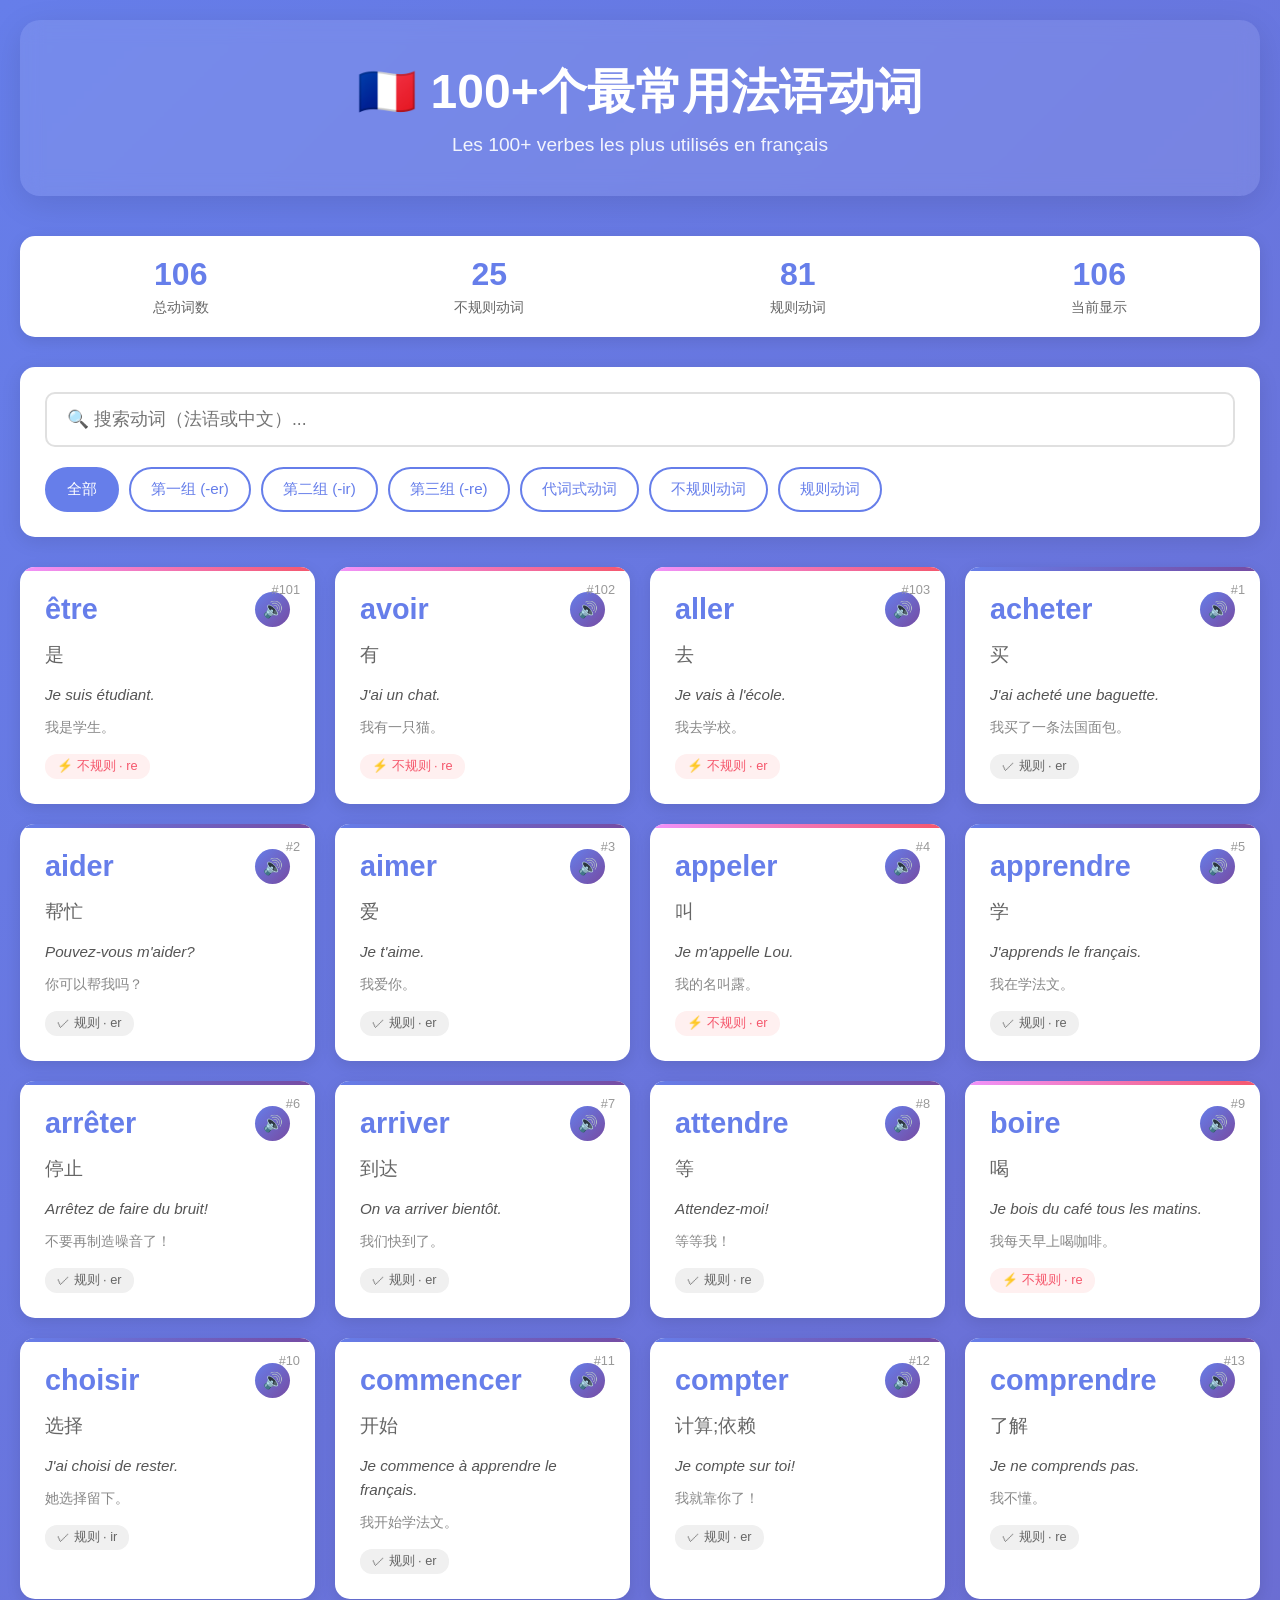
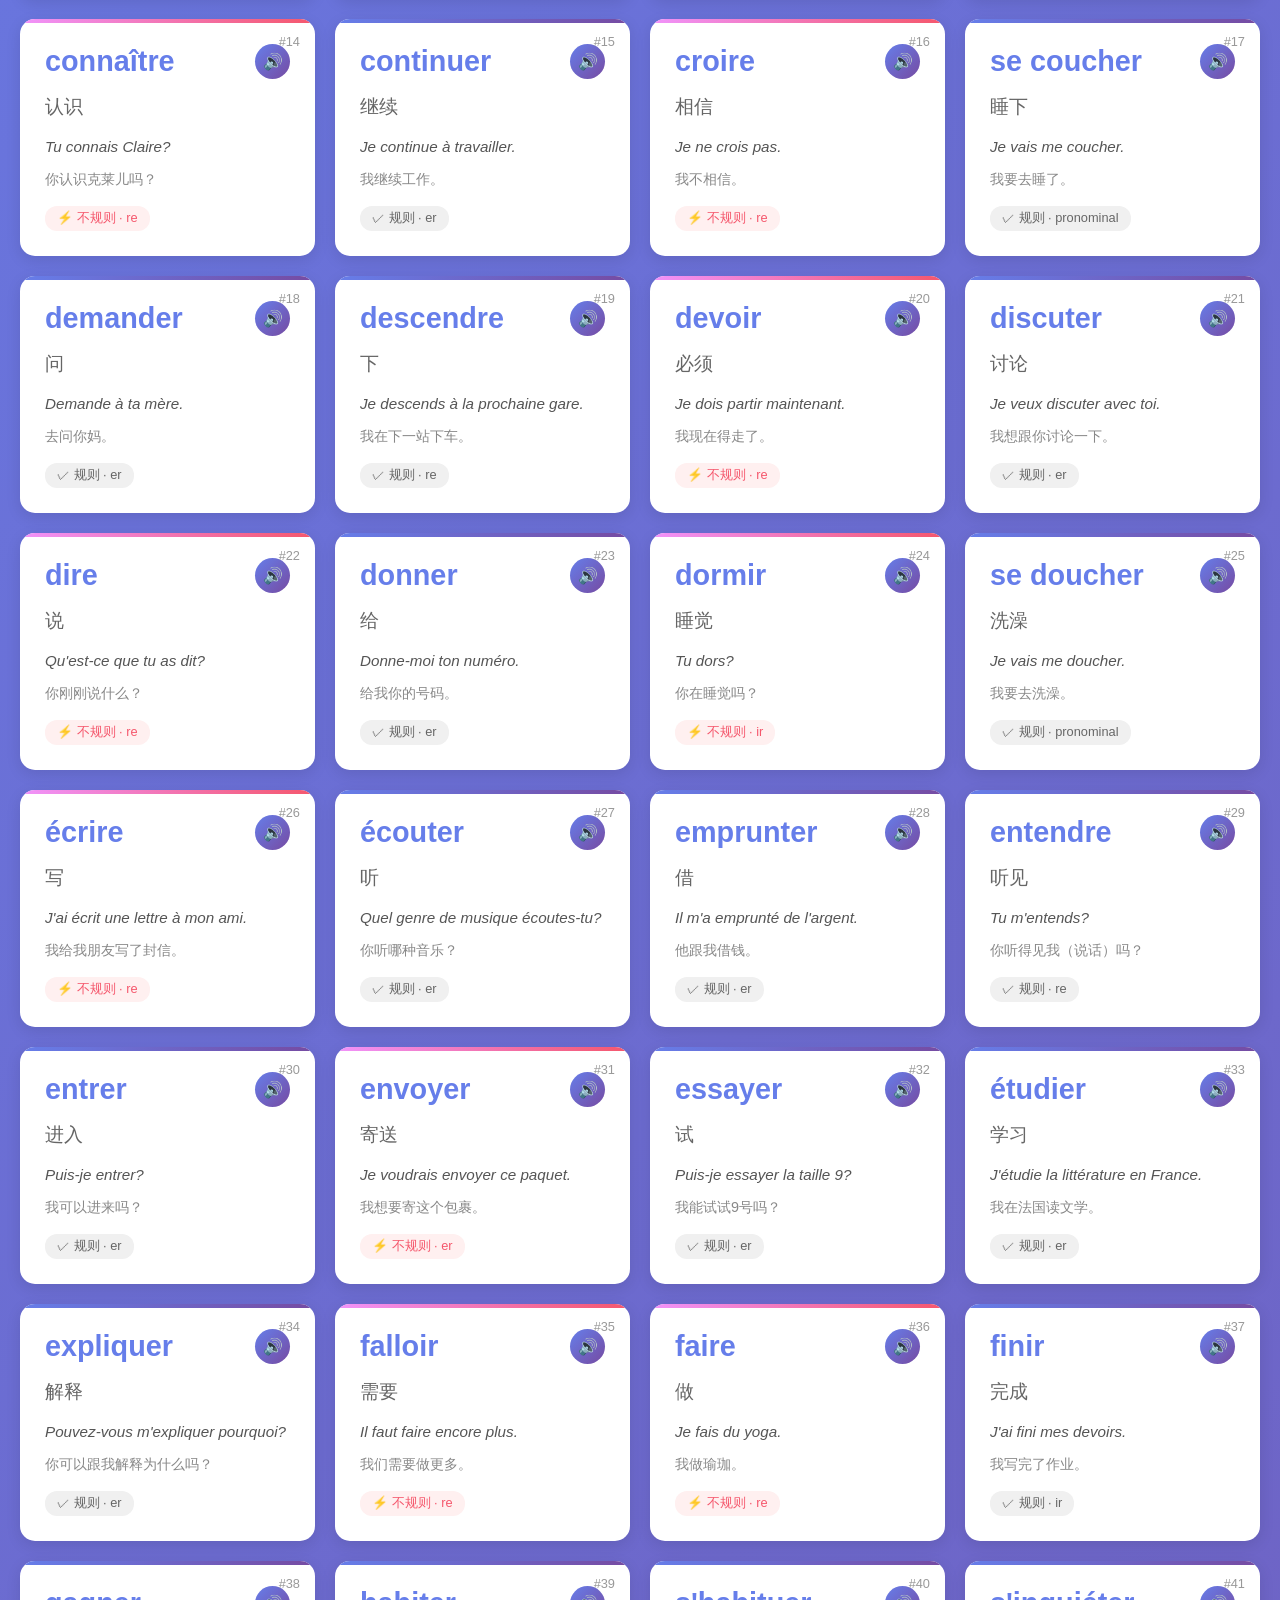
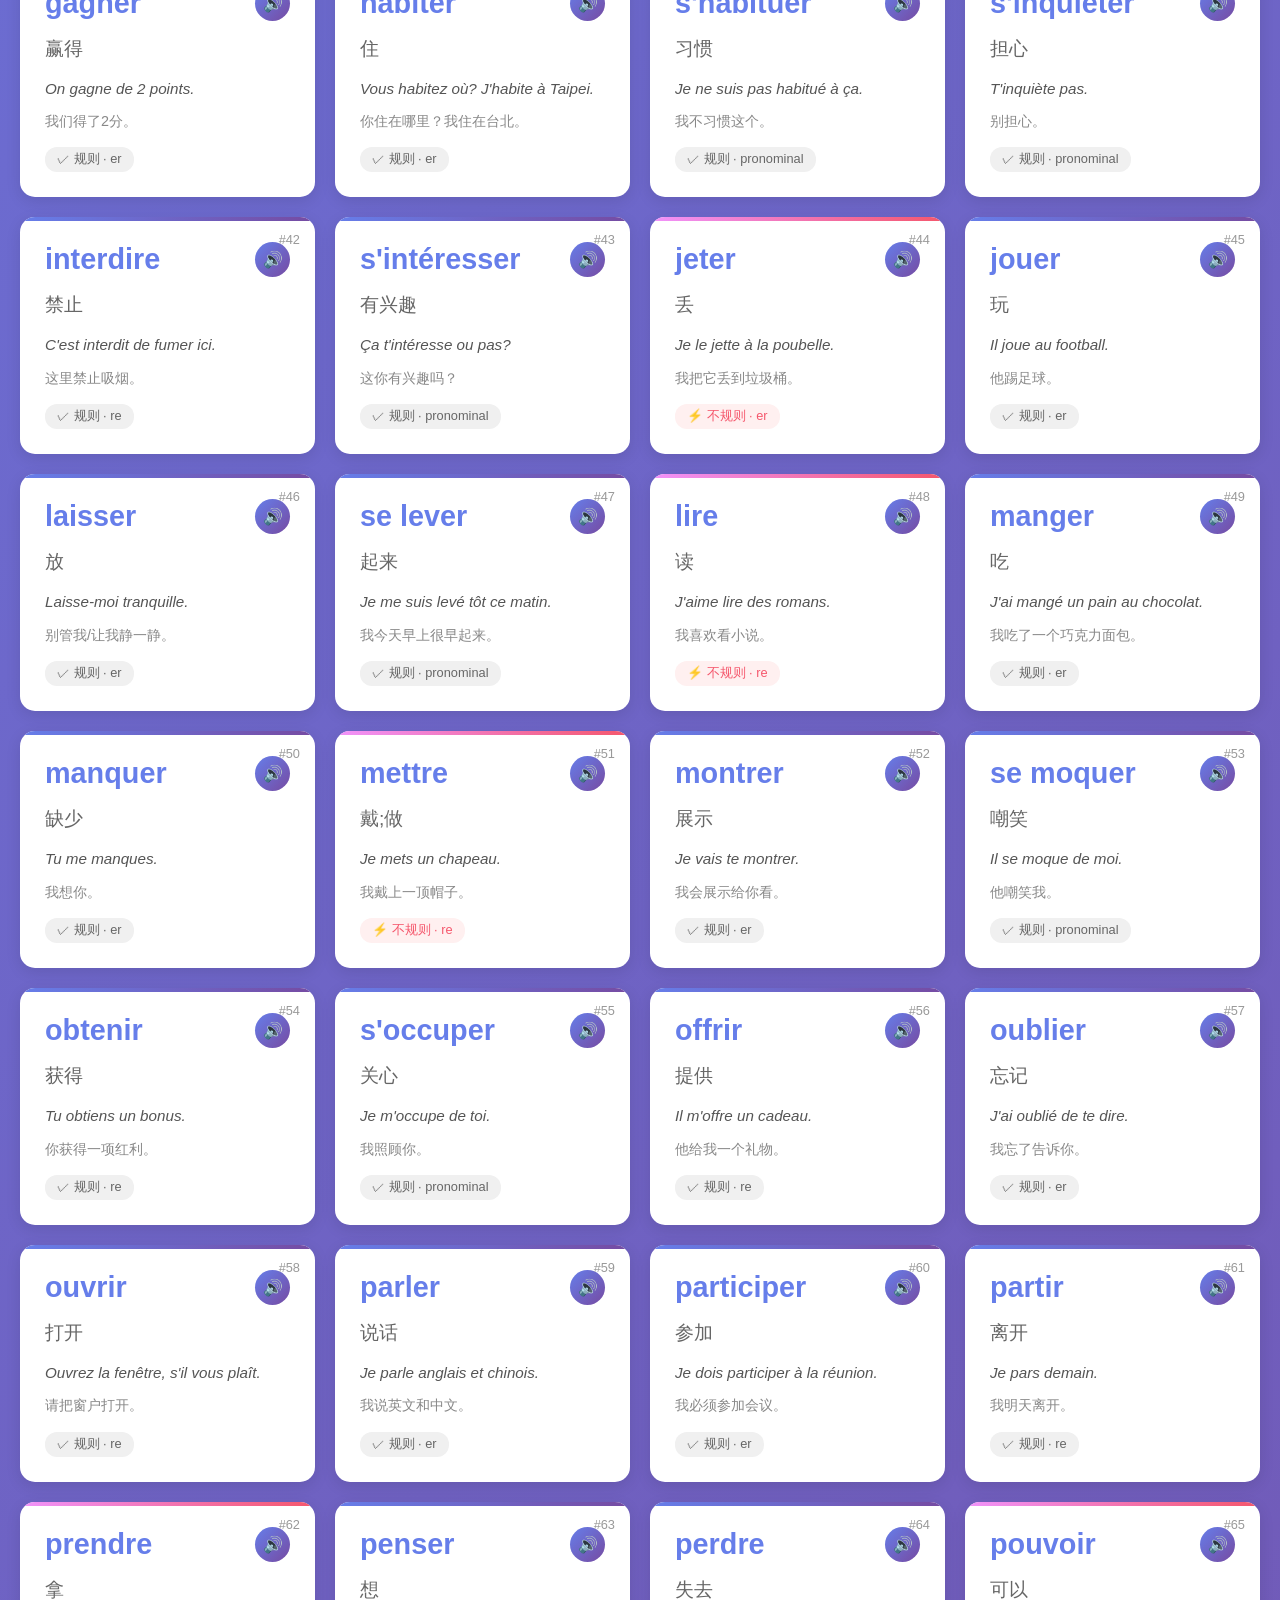
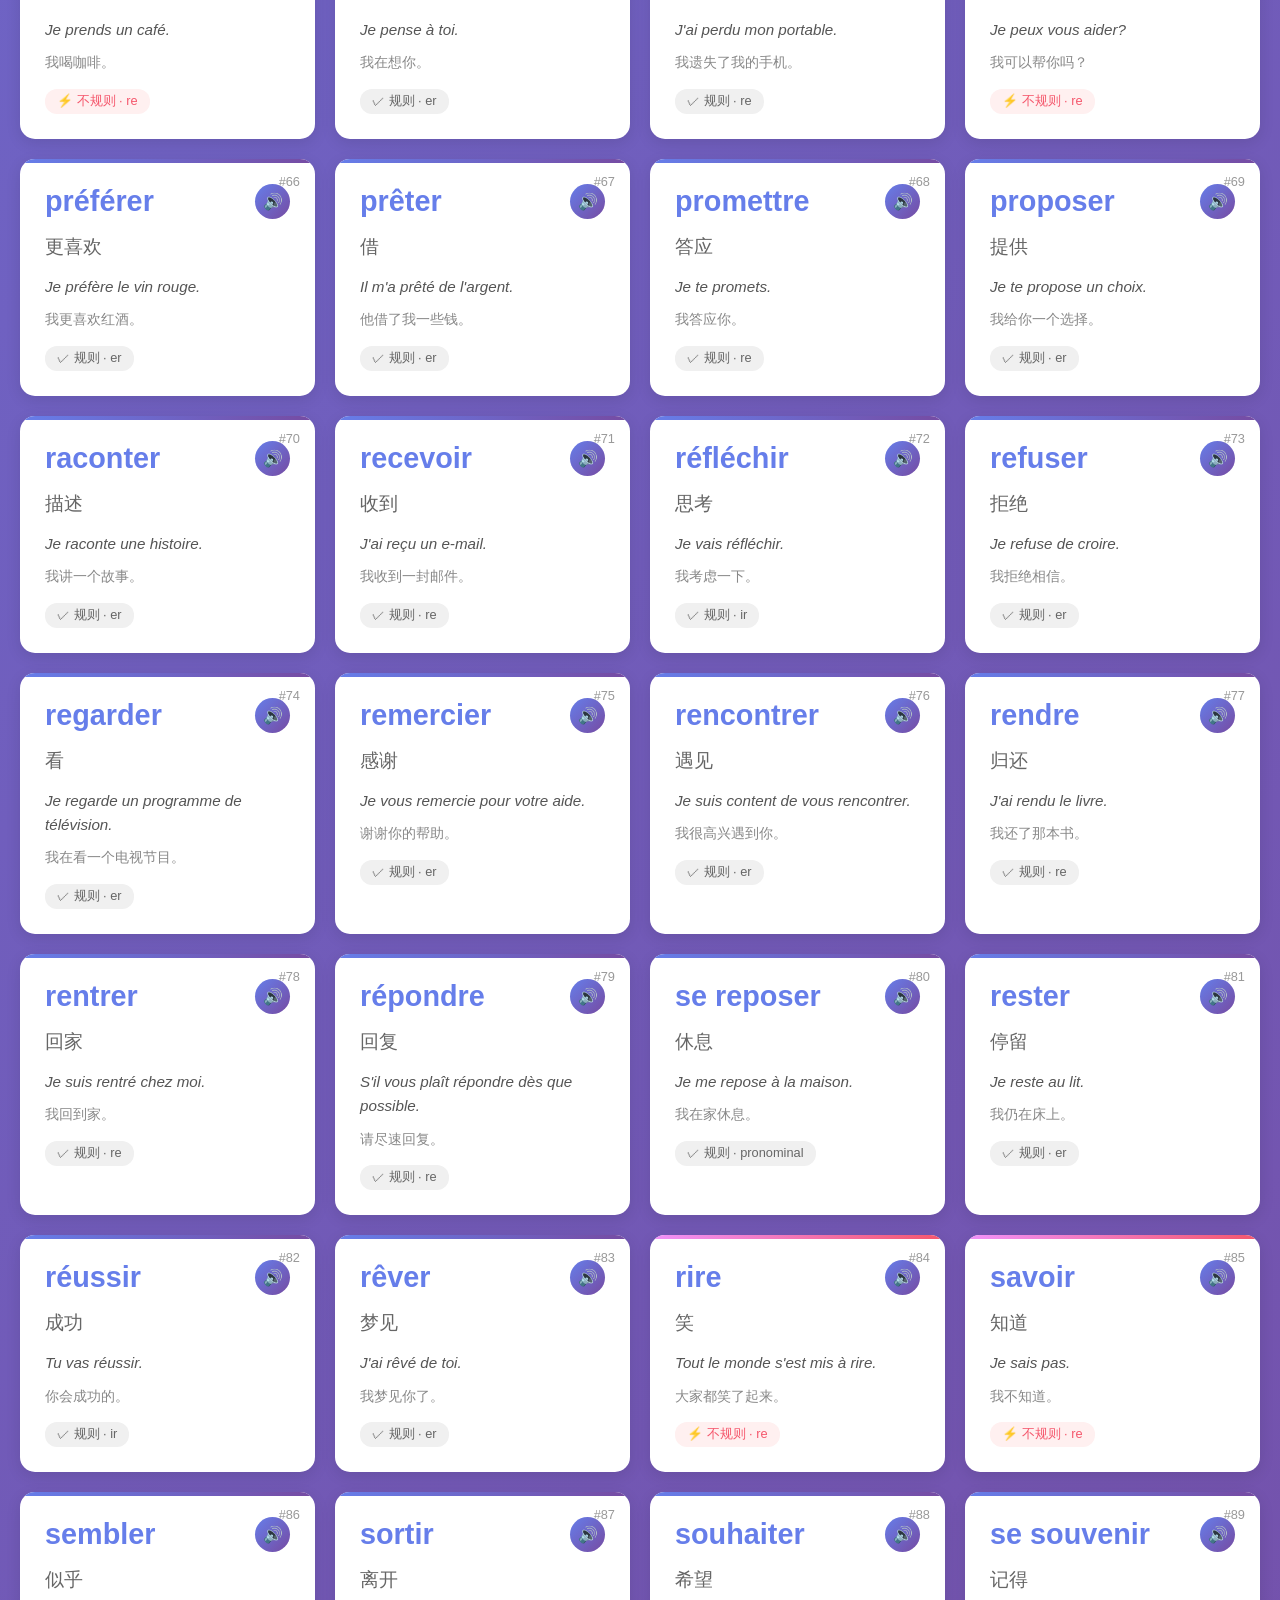
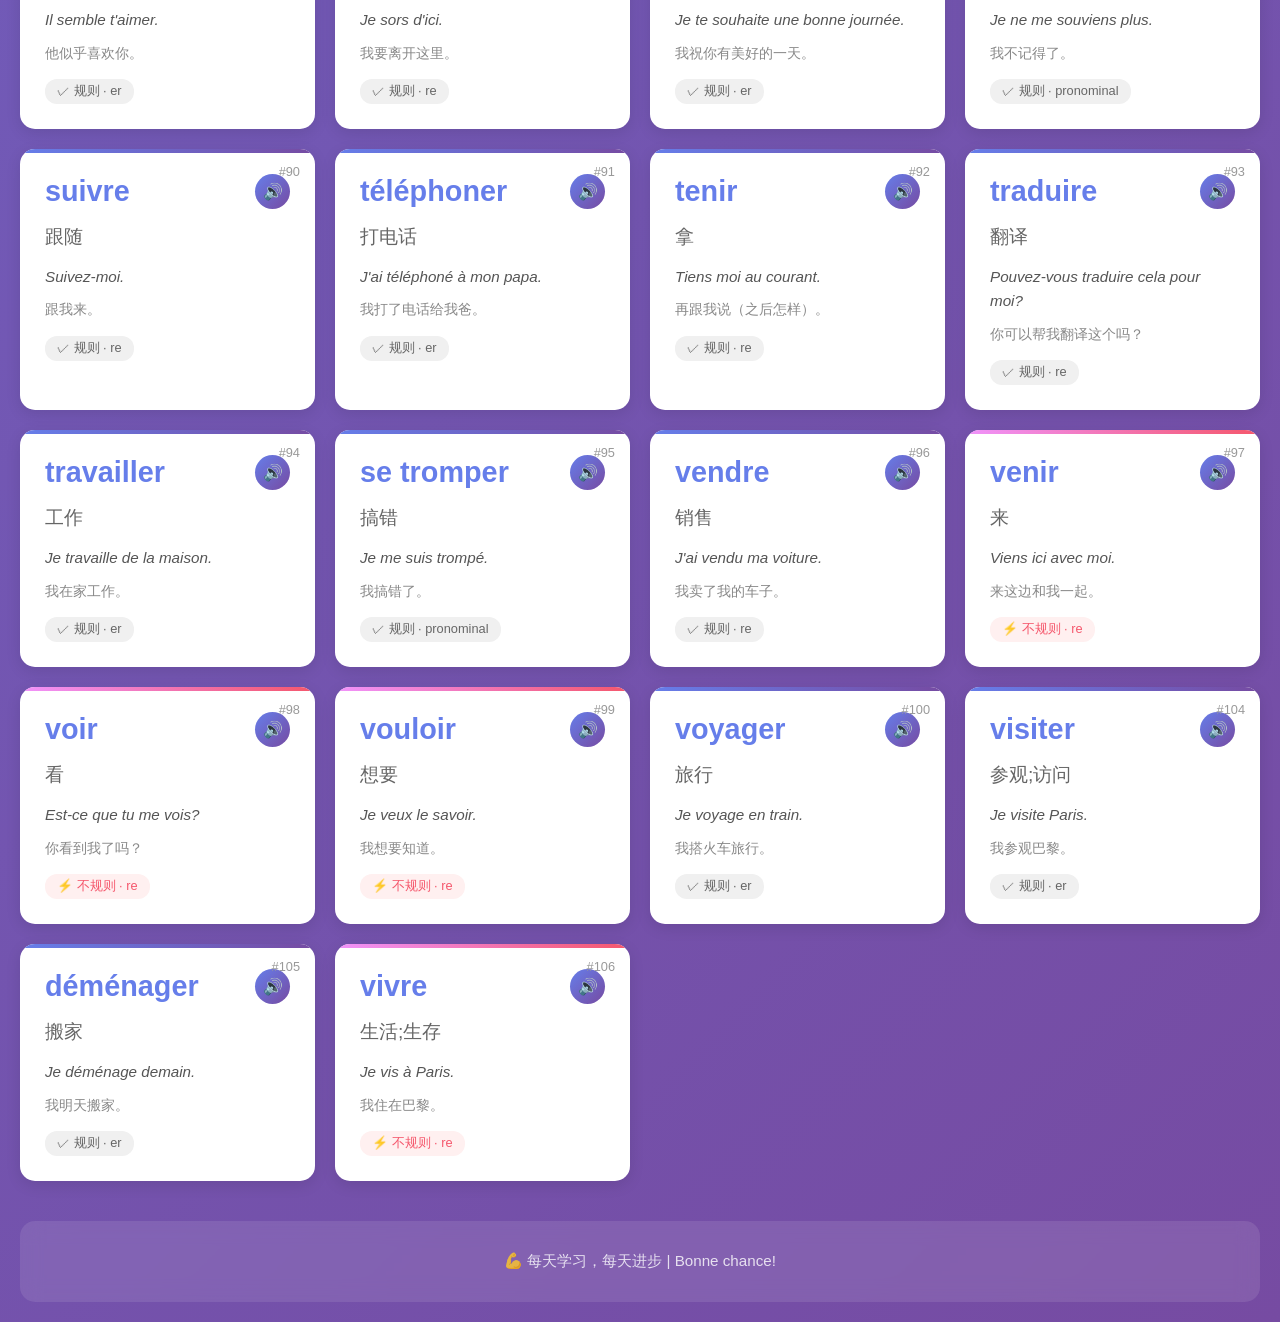
<file: index.html>
<!DOCTYPE html>
<html lang="zh-CN">
<head>
  <meta charset="UTF-8">
  <meta name="viewport" content="width=device-width, initial-scale=1.0">
  <title>100+个最常用法语动词 | French Verbs</title>
  <link rel="stylesheet" href="css/style.css">
</head>
<body>
  <div class="container">
    <!-- 头部 -->
    <header>
      <h1>🇫🇷 100+个最常用法语动词</h1>
      <p>Les 100+ verbes les plus utilisés en français</p>
    </header>

    <!-- 统计信息 -->
    <div class="stats">
      <div class="stat-item">
        <div class="stat-number" id="totalVerbs">0</div>
        <div class="stat-label">总动词数</div>
      </div>
      <div class="stat-item">
        <div class="stat-number" id="irregularVerbs">0</div>
        <div class="stat-label">不规则动词</div>
      </div>
      <div class="stat-item">
        <div class="stat-number" id="regularVerbs">0</div>
        <div class="stat-label">规则动词</div>
      </div>
      <div class="stat-item">
        <div class="stat-number" id="displayedVerbs">0</div>
        <div class="stat-label">当前显示</div>
      </div>
    </div>

    <!-- 搜索和筛选 -->
    <div class="search-filter">
      <div class="search-box">
        <input type="text" id="searchInput" placeholder="🔍 搜索动词（法语或中文）...">
      </div>
      <div class="filter-buttons">
        <button class="filter-btn active" data-filter="all">全部</button>
        <button class="filter-btn" data-filter="er">第一组 (-er)</button>
        <button class="filter-btn" data-filter="ir">第二组 (-ir)</button>
        <button class="filter-btn" data-filter="re">第三组 (-re)</button>
        <button class="filter-btn" data-filter="pronominal">代词式动词</button>
        <button class="filter-btn" data-filter="irregular">不规则动词</button>
        <button class="filter-btn" data-filter="regular">规则动词</button>
      </div>
    </div>

    <!-- 动词网格 -->
    <div class="verbs-grid" id="verbsGrid">
      <!-- 动词卡片将通过 JavaScript 动态生成 -->
    </div>

    <!-- 页脚 -->
    <footer>
      <p>💪 每天学习，每天进步 | Bonne chance!</p>
    </footer>
  </div>

  <script src="js/verbs.js"></script>
  <script>
    // 获取 DOM 元素
    const verbsGrid = document.getElementById('verbsGrid');
    const searchInput = document.getElementById('searchInput');
    const filterButtons = document.querySelectorAll('.filter-btn');

    // 当前筛选状态
    let currentFilter = 'all';
    let searchTerm = '';

    // 更新统计信息
    function updateStats() {
      const total = allVerbs.length;
      const irregular = allVerbs.filter(v => v.irregular).length;
      const regular = total - irregular;
      const displayed = getFilteredVerbs().length;

      document.getElementById('totalVerbs').textContent = total;
      document.getElementById('irregularVerbs').textContent = irregular;
      document.getElementById('regularVerbs').textContent = regular;
      document.getElementById('displayedVerbs').textContent = displayed;
    }

    // 获取筛选后的动词列表
    function getFilteredVerbs() {
      return allVerbs.filter(verb => {
        // 搜索过滤
        const matchesSearch = searchTerm === '' ||
          verb.french.toLowerCase().includes(searchTerm.toLowerCase()) ||
          verb.chinese.includes(searchTerm);

        // 类型过滤
        let matchesFilter = true;
        if (currentFilter === 'irregular') {
          matchesFilter = verb.irregular;
        } else if (currentFilter === 'regular') {
          matchesFilter = !verb.irregular;
        } else if (currentFilter !== 'all') {
          matchesFilter = verb.type === currentFilter;
        }

        return matchesSearch && matchesFilter;
      });
    }

    // 创建动词卡片
    function createVerbCard(verb) {
      const card = document.createElement('div');
      card.className = `verb-card ${verb.irregular ? 'irregular' : ''}`;
      card.innerHTML = `
        <div class="verb-number">#${verb.id}</div>
        <div class="verb-header">
          <div class="verb-french">${verb.french}</div>
          <button class="speak-btn" data-verb="${verb.french}" title="发音">🔊</button>
        </div>
        <div class="verb-chinese">${verb.chinese}</div>
        <div class="verb-example">${verb.example}</div>
        <div class="verb-example-zh">${verb.exampleZh}</div>
        <div class="verb-type">${verb.irregular ? '⚡ 不规则' : '✓ 规则'} · ${verb.type}</div>
      `;

      // 点击发音按钮
      const speakBtn = card.querySelector('.speak-btn');
      speakBtn.addEventListener('click', (e) => {
        e.stopPropagation(); // 阻止事件冒泡，避免跳转到详情页
        speakText(verb.french);
      });

      // 点击卡片跳转到详情页
      card.addEventListener('click', () => {
        window.location.href = `verb-detail.html?verb=${verb.french}`;
      });

      return card;
    }

    // 发音功能
    function speakText(text) {
      if ('speechSynthesis' in window) {
        const utterance = new SpeechSynthesisUtterance(text);
        utterance.lang = 'fr-FR'; // 设置为法语
        utterance.rate = 0.9; // 语速稍慢，更清晰
        speechSynthesis.speak(utterance);
      } else {
        alert('您的浏览器不支持语音合成功能');
      }
    }

    // 渲染动词网格
    function renderVerbs() {
      const filteredVerbs = getFilteredVerbs();
      verbsGrid.innerHTML = '';

      if (filteredVerbs.length === 0) {
        verbsGrid.innerHTML = '<p style="text-align: center; color: #666; grid-column: 1/-1; padding: 40px;">没有找到匹配的动词 😢</p>';
        return;
      }

      filteredVerbs.forEach(verb => {
        const card = createVerbCard(verb);
        verbsGrid.appendChild(card);
      });

      updateStats();
    }

    // 搜索输入事件
    searchInput.addEventListener('input', (e) => {
      searchTerm = e.target.value;
      renderVerbs();
    });

    // 筛选按钮事件
    filterButtons.forEach(button => {
      button.addEventListener('click', () => {
        // 移除所有按钮的 active 类
        filterButtons.forEach(btn => btn.classList.remove('active'));
        // 添加当前按钮的 active 类
        button.classList.add('active');

        // 更新当前筛选
        currentFilter = button.dataset.filter;
        renderVerbs();
      });
    });

    // 初始化
    renderVerbs();
  </script>
</body>
</html>
</file>
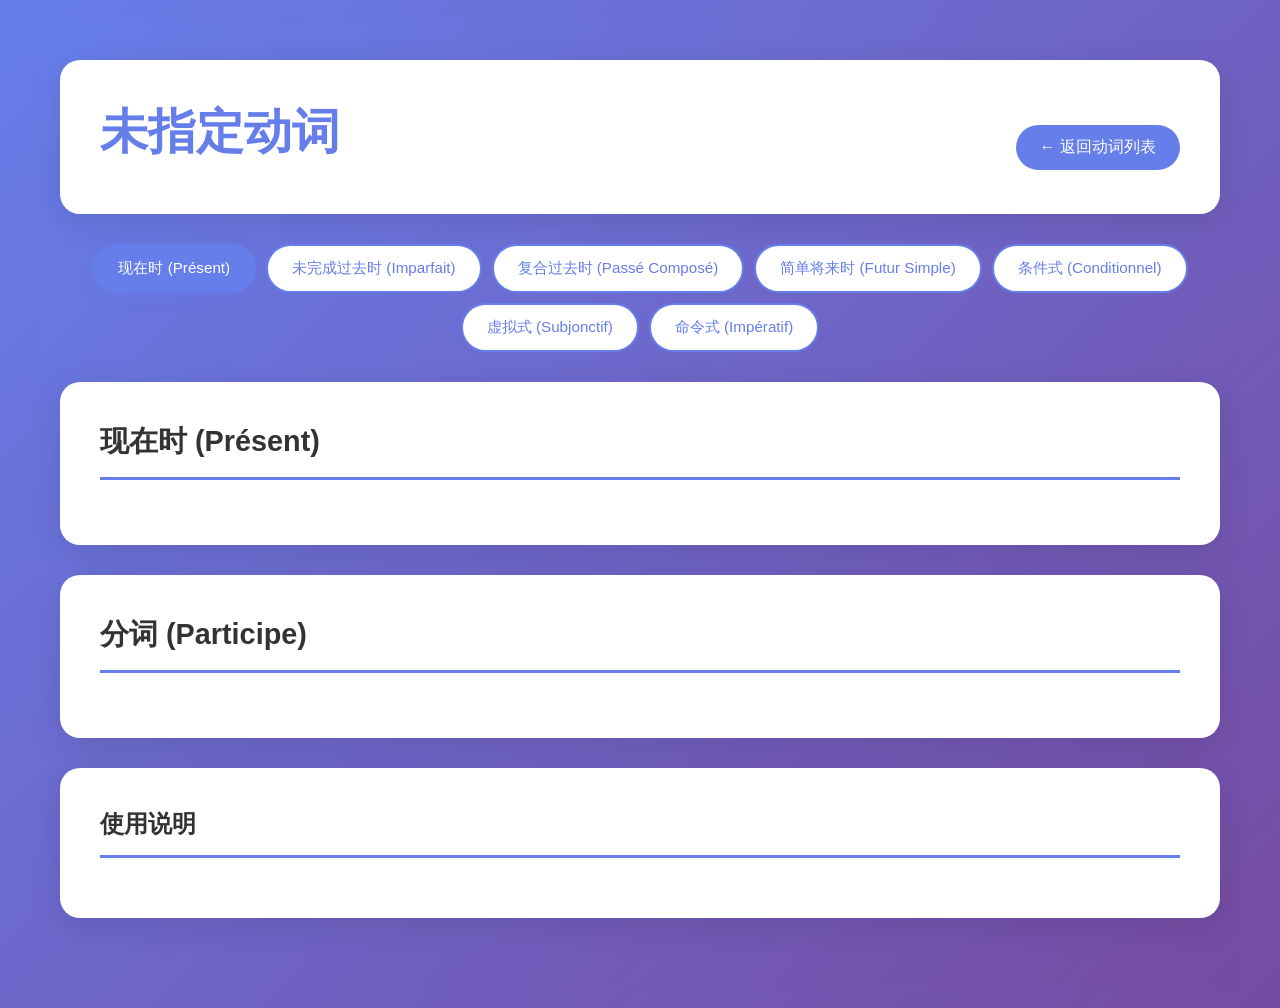
<file: verb-detail.html>
<!DOCTYPE html>
<html lang="zh-CN">
<head>
  <meta charset="UTF-8">
  <meta name="viewport" content="width=device-width, initial-scale=1.0">
  <title>动词变位 | French Verb Conjugation</title>
  <link rel="stylesheet" href="css/style.css">
  <link rel="stylesheet" href="css/verb-detail.css">
</head>
<body>
  <div class="verb-detail-container">
    <!-- 动词头部 -->
    <div class="verb-header">
      <h1 class="verb-title" id="verbTitle">加载中...</h1>
      <div class="verb-meaning" id="verbMeaning"></div>
      <div class="verb-example" id="verbExample"></div>
      <div class="verb-example-zh" id="verbExampleZh"></div>
      <a href="index.html" class="back-button">← 返回动词列表</a>
    </div>

    <!-- 时态标签 -->
    <div class="tense-tabs" id="tenseTabs">
      <button class="tense-tab active" data-tense="present">现在时 (Présent)</button>
      <button class="tense-tab" data-tense="imparfait">未完成过去时 (Imparfait)</button>
      <button class="tense-tab" data-tense="passe_compose">复合过去时 (Passé Composé)</button>
      <button class="tense-tab" data-tense="futur_simple">简单将来时 (Futur Simple)</button>
      <button class="tense-tab" data-tense="conditionnel">条件式 (Conditionnel)</button>
      <button class="tense-tab" data-tense="subjonctif">虚拟式 (Subjonctif)</button>
      <button class="tense-tab" data-tense="imperatif">命令式 (Impératif)</button>
    </div>

    <!-- 变位表 -->
    <div class="conjugation-table" id="conjugationTable">
      <h2 class="tense-title" id="tenseTitle">现在时 (Présent)</h2>
      <div class="conjugation-grid" id="conjugationGrid">
        <!-- 变位将通过 JavaScript 动态生成 -->
      </div>
    </div>

    <!-- 分词 -->
    <div class="participle-section">
      <h2 class="tense-title">分词 (Participe)</h2>
      <div class="participle-grid" id="participleGrid">
        <!-- 分词将通过 JavaScript 动态生成 -->
      </div>
    </div>

    <!-- 使用说明 -->
    <div class="usage-section">
      <h2 class="usage-title">使用说明</h2>
      <ul class="usage-list" id="usageList">
        <!-- 使用说明将通过 JavaScript 动态生成 -->
      </ul>
    </div>
  </div>

  <script src="js/verbs.js"></script>
  <script src="js/conjugations.js"></script>
  <script src="js/usage.js"></script>
  <script>
    // 获取 URL 参数
    const urlParams = new URLSearchParams(window.location.search);
    const verbName = urlParams.get('verb');

    // 时态名称映射
    const tenseNames = {
      present: '现在时 (Présent)',
      imparfait: '未完成过去时 (Imparfait)',
      passe_compose: '复合过去时 (Passé Composé)',
      futur_simple: '简单将来时 (Futur Simple)',
      conditionnel: '条件式 (Conditionnel)',
      subjonctif: '虚拟式 (Subjonctif)',
      imperatif: '命令式 (Impératif)'
    };

    // 使用说明数据已移至 js/usage.js

    // 当前选中的时态
    let currentTense = 'present';

    // 初始化页面
    function initPage() {
      if (!verbName) {
        document.getElementById('verbTitle').textContent = '未指定动词';
        return;
      }

      // 查找动词信息
      const verb = allVerbs.find(v => v.french.toLowerCase() === verbName.toLowerCase());
      if (!verb) {
        document.getElementById('verbTitle').textContent = '未找到动词';
        return;
      }

      // 设置动词信息
      document.getElementById('verbTitle').textContent = verb.french;
      document.getElementById('verbMeaning').textContent = verb.chinese;
      document.getElementById('verbExample').textContent = verb.example;
      document.getElementById('verbExampleZh').textContent = verb.exampleZh;

      // 添加发音按钮
      const speakBtn = document.createElement('button');
      speakBtn.className = 'speak-btn-large';
      speakBtn.textContent = '🔊 发音';
      speakBtn.onclick = () => speakText(verb.french);
      document.querySelector('.verb-header').appendChild(speakBtn);

      // 渲染变位表
      renderConjugation(verbName);

      // 渲染分词
      renderParticiple(verbName);

      // 渲染使用说明
      renderUsage(verbName);
    }

    // 发音功能
    function speakText(text) {
      if ('speechSynthesis' in window) {
        const utterance = new SpeechSynthesisUtterance(text);
        utterance.lang = 'fr-FR'; // 设置为法语
        utterance.rate = 0.9; // 语速稍慢，更清晰
        speechSynthesis.speak(utterance);
      } else {
        alert('您的浏览器不支持语音合成功能');
      }
    }

    // 渲染变位表
    function renderConjugation(verbName) {
      const conjugation = conjugations[verbName];
      if (!conjugation) {
        document.getElementById('conjugationGrid').innerHTML = '<p>暂无变位数据</p>';
        return;
      }

      const tenseData = conjugation[currentTense];
      if (!tenseData) {
        document.getElementById('conjugationGrid').innerHTML = '<p>此时态暂无数据</p>';
        return;
      }

      const grid = document.getElementById('conjugationGrid');
      grid.innerHTML = '';

      for (const [pronoun, form] of Object.entries(tenseData)) {
        const item = document.createElement('div');
        item.className = 'conjugation-item';
        item.innerHTML = `
          <span class="pronoun">${pronoun}</span>
          <span class="verb-form">${form}</span>
          <button class="speak-btn-small" data-form="${form}" title="发音">🔊</button>
        `;
        grid.appendChild(item);
      }

      // 为每个发音按钮添加事件
      document.querySelectorAll('.speak-btn-small').forEach(btn => {
        btn.addEventListener('click', () => {
          speakText(btn.dataset.form);
        });
      });

      document.getElementById('tenseTitle').textContent = tenseNames[currentTense];
    }

    // 渲染分词
    function renderParticiple(verbName) {
      const conjugation = conjugations[verbName];
      if (!conjugation || !conjugation.participe) {
        document.getElementById('participleGrid').innerHTML = '<p>暂无分词数据</p>';
        return;
      }

      const grid = document.getElementById('participleGrid');
      grid.innerHTML = '';

      for (const [label, value] of Object.entries(conjugation.participe)) {
        const item = document.createElement('div');
        item.className = 'participle-item';
        item.innerHTML = `
          <div class="participle-label">${label === 'présent' ? '现在分词' : '过去分词'}</div>
          <div class="participle-value">${value}</div>
          <button class="speak-btn-small" data-form="${value}" title="发音">🔊</button>
        `;
        grid.appendChild(item);
      }

      // 为每个发音按钮添加事件
      document.querySelectorAll('.speak-btn-small').forEach(btn => {
        btn.addEventListener('click', () => {
          speakText(btn.dataset.form);
        });
      });
    }

    // 渲染使用说明
    function renderUsage(verbName) {
      const usage = usageInfo[verbName];
      if (!usage) {
        document.getElementById('usageList').innerHTML = '<li class="usage-item"><span class="usage-text">暂无使用说明</span></li>';
        return;
      }

      const list = document.getElementById('usageList');
      list.innerHTML = '';

      usage.forEach(text => {
        const item = document.createElement('li');
        item.className = 'usage-item';
        item.innerHTML = `
          <span class="usage-bullet"></span>
          <span class="usage-text">${text}</span>
        `;
        list.appendChild(item);
      });
    }

    // 时态标签点击事件
    document.querySelectorAll('.tense-tab').forEach(tab => {
      tab.addEventListener('click', () => {
        // 移除所有标签的 active 类
        document.querySelectorAll('.tense-tab').forEach(t => t.classList.remove('active'));
        // 添加当前标签的 active 类
        tab.classList.add('active');

        // 更新当前时态
        currentTense = tab.dataset.tense;

        // 重新渲染变位表
        renderConjugation(verbName);
      });
    });

    // 初始化
    initPage();
  </script>
</body>
</html>
</file>
<file: css/style.css>
/* 全局样式 */
* {
  margin: 0;
  padding: 0;
  box-sizing: border-box;
}

body {
  font-family: -apple-system, BlinkMacSystemFont, "Segoe UI", Roboto, "Helvetica Neue", Arial, sans-serif;
  background: linear-gradient(135deg, #667eea 0%, #764ba2 100%);
  min-height: 100vh;
  padding: 20px;
  color: #333;
}

.container {
  max-width: 1400px;
  margin: 0 auto;
}

/* 头部样式 */
header {
  text-align: center;
  color: white;
  margin-bottom: 40px;
  padding: 40px 20px;
  background: rgba(255, 255, 255, 0.1);
  backdrop-filter: blur(10px);
  border-radius: 20px;
  box-shadow: 0 8px 32px rgba(0, 0, 0, 0.1);
}

header h1 {
  font-size: 3rem;
  margin-bottom: 10px;
  font-weight: 700;
}

header p {
  font-size: 1.2rem;
  opacity: 0.9;
}

/* 搜索和筛选区域 */
.search-filter {
  background: white;
  padding: 25px;
  border-radius: 15px;
  margin-bottom: 30px;
  box-shadow: 0 4px 20px rgba(0, 0, 0, 0.1);
}

.search-box {
  margin-bottom: 20px;
}

.search-box input {
  width: 100%;
  padding: 15px 20px;
  font-size: 1.1rem;
  border: 2px solid #e0e0e0;
  border-radius: 10px;
  transition: all 0.3s ease;
}

.search-box input:focus {
  outline: none;
  border-color: #667eea;
  box-shadow: 0 0 0 3px rgba(102, 126, 234, 0.1);
}

.filter-buttons {
  display: flex;
  flex-wrap: wrap;
  gap: 10px;
}

.filter-btn {
  padding: 10px 20px;
  border: 2px solid #667eea;
  background: white;
  color: #667eea;
  border-radius: 25px;
  cursor: pointer;
  font-size: 0.95rem;
  font-weight: 500;
  transition: all 0.3s ease;
}

.filter-btn:hover {
  background: #667eea;
  color: white;
  transform: translateY(-2px);
  box-shadow: 0 4px 12px rgba(102, 126, 234, 0.3);
}

.filter-btn.active {
  background: #667eea;
  color: white;
}

/* 动词网格 */
.verbs-grid {
  display: grid;
  grid-template-columns: repeat(auto-fill, minmax(280px, 1fr));
  gap: 20px;
  margin-bottom: 40px;
}

.verb-card {
  background: white;
  border-radius: 15px;
  padding: 25px;
  box-shadow: 0 4px 15px rgba(0, 0, 0, 0.1);
  transition: all 0.3s ease;
  cursor: pointer;
  position: relative;
  overflow: hidden;
}

.verb-card:hover {
  transform: translateY(-5px);
  box-shadow: 0 8px 30px rgba(0, 0, 0, 0.15);
}

.verb-card::before {
  content: '';
  position: absolute;
  top: 0;
  left: 0;
  right: 0;
  height: 4px;
  background: linear-gradient(90deg, #667eea, #764ba2);
}

.verb-card.irregular::before {
  background: linear-gradient(90deg, #f093fb, #f5576c);
}

.verb-header {
  display: flex;
  justify-content: space-between;
  align-items: center;
  margin-bottom: 15px;
}

.verb-french {
  font-size: 1.8rem;
  font-weight: 700;
  color: #667eea;
}

.verb-chinese {
  font-size: 1.2rem;
  color: #666;
  margin-bottom: 15px;
}

.verb-example {
  font-size: 0.95rem;
  color: #555;
  line-height: 1.6;
  margin-bottom: 10px;
  font-style: italic;
}

.verb-example-zh {
  font-size: 0.9rem;
  color: #888;
  line-height: 1.5;
}

.verb-type {
  display: inline-block;
  padding: 4px 12px;
  background: #f0f0f0;
  border-radius: 12px;
  font-size: 0.8rem;
  color: #666;
  margin-top: 15px;
}

.verb-card.irregular .verb-type {
  background: #fff0f0;
  color: #f5576c;
}

.verb-number {
  position: absolute;
  top: 15px;
  right: 15px;
  font-size: 0.8rem;
  color: #999;
  font-weight: 500;
}

/* 统计信息 */
.stats {
  background: white;
  padding: 20px;
  border-radius: 15px;
  margin-bottom: 30px;
  box-shadow: 0 4px 15px rgba(0, 0, 0, 0.1);
  display: flex;
  justify-content: space-around;
  flex-wrap: wrap;
  gap: 20px;
}

.stat-item {
  text-align: center;
}

.stat-number {
  font-size: 2rem;
  font-weight: 700;
  color: #667eea;
}

.stat-label {
  font-size: 0.9rem;
  color: #666;
  margin-top: 5px;
}

/* 页脚 */
footer {
  text-align: center;
  color: white;
  padding: 30px;
  background: rgba(255, 255, 255, 0.1);
  backdrop-filter: blur(10px);
  border-radius: 15px;
  margin-top: 40px;
}

footer p {
  opacity: 0.8;
  font-size: 0.95rem;
}

/* 响应式设计 */
@media (max-width: 768px) {
  header h1 {
    font-size: 2rem;
  }

  header p {
    font-size: 1rem;
  }

  .verbs-grid {
    grid-template-columns: repeat(auto-fill, minmax(250px, 1fr));
    gap: 15px;
  }

  .verb-french {
    font-size: 1.5rem;
  }

  .verb-chinese {
    font-size: 1rem;
  }

  .stats {
    flex-direction: column;
  }
}

@media (max-width: 480px) {
  body {
    padding: 10px;
  }

  header {
    padding: 30px 15px;
  }

  .search-filter {
    padding: 20px;
  }

  .verbs-grid {
    grid-template-columns: 1fr;
  }

  .filter-buttons {
    flex-direction: column;
  }

  .filter-btn {
    width: 100%;
  }
}

/* 打印样式 */
@media print {
  body {
    background: white;
    padding: 0;
  }

  header {
    background: white;
    color: black;
    box-shadow: none;
    border-bottom: 2px solid #333;
  }

  .search-filter {
    display: none !important;
  }

  .verb-card {
    break-inside: avoid;
    box-shadow: none;
    border: 1px solid #ccc;
  }

  footer {
    display: none !important;
  }

  .stats {
    display: none;
  }
}

/* 发音按钮样式 */
.speak-btn {
  background: linear-gradient(135deg, #667eea 0%, #764ba2 100%);
  border: none;
  border-radius: 50%;
  width: 35px;
  height: 35px;
  font-size: 16px;
  cursor: pointer;
  transition: all 0.3s ease;
  display: flex;
  align-items: center;
  justify-content: center;
  color: white;
  padding: 0;
}

.speak-btn:hover {
  transform: scale(1.1);
  box-shadow: 0 4px 15px rgba(102, 126, 234, 0.4);
}

.speak-btn:active {
  transform: scale(0.95);
}
</file>
<file: css/verb-detail.css>
/* 动词详情页样式 - 优化版 */
.verb-detail-container {
  max-width: 1200px;
  margin: 0 auto;
  padding: 40px 20px;
  background: linear-gradient(135deg, #667eea 0%, #764ba2 100%);
  min-height: 100vh;
}

.verb-header {
  background: white;
  border-radius: 20px;
  padding: 40px;
  margin-bottom: 30px;
  box-shadow: 0 8px 32px rgba(0, 0, 0, 0.1);
  text-align: center;
}

.verb-title {
  font-size: 3rem;
  font-weight: 700;
  color: #667eea;
  margin-bottom: 10px;
}

.verb-meaning {
  font-size: 1.5rem;
  color: #666;
  margin-bottom: 20px;
}

.verb-example {
  font-size: 1.1rem;
  color: #555;
  font-style: italic;
  margin-bottom: 10px;
}

.verb-example-zh {
  font-size: 1rem;
  color: #888;
}

.back-button {
  display: inline-block;
  margin-top: 20px;
  padding: 12px 24px;
  background: #667eea;
  color: white;
  text-decoration: none;
  border-radius: 25px;
  font-weight: 500;
  transition: all 0.3s ease;
}

.back-button:hover {
  background: #764ba2;
  transform: translateY(-2px);
  box-shadow: 0 4px 12px rgba(102, 126, 234, 0.3);
}

/* 时态标签 */
.tense-tabs {
  display: flex;
  flex-wrap: wrap;
  gap: 10px;
  margin-bottom: 30px;
  justify-content: center;
}

.tense-tab {
  padding: 12px 24px;
  border: 2px solid #667eea;
  background: white;
  color: #667eea;
  border-radius: 25px;
  cursor: pointer;
  font-size: 0.95rem;
  font-weight: 500;
  transition: all 0.3s ease;
}

.tense-tab:hover {
  background: #667eea;
  color: white;
  transform: translateY(-2px);
}

.tense-tab.active {
  background: #667eea;
  color: white;
  box-shadow: 0 4px 12px rgba(102, 126, 234, 0.3);
}

/* 变位表卡片 */
.conjugation-table {
  background: white;
  border-radius: 20px;
  padding: 40px;
  box-shadow: 0 8px 32px rgba(0, 0, 0, 0.1);
  margin-bottom: 30px;
}

.tense-title {
  font-size: 1.8rem;
  font-weight: 700;
  color: #333;
  margin-bottom: 25px;
  padding-bottom: 15px;
  border-bottom: 3px solid #667eea;
}

.conjugation-grid {
  display: grid;
  grid-template-columns: repeat(auto-fit, minmax(280px, 1fr));
  gap: 15px;
}

.conjugation-item {
  display: flex;
  justify-content: space-between;
  align-items: center;
  padding: 18px 24px;
  background: linear-gradient(135deg, #f8f9fa 0%, #e9ecef 100%);
  border-radius: 12px;
  transition: all 0.3s ease;
  border: 2px solid transparent;
}

.conjugation-item:hover {
  background: linear-gradient(135deg, #e9ecef 0%, #dee2e6 100%);
  transform: translateX(5px);
  border-color: #667eea;
  box-shadow: 0 4px 12px rgba(102, 126, 234, 0.2);
}

.pronoun {
  font-weight: 600;
  color: #495057;
  font-size: 1.05rem;
}

.verb-form {
  font-weight: 700;
  color: #667eea;
  font-size: 1.3rem;
  text-shadow: 0 1px 2px rgba(102, 126, 234, 0.1);
}

/* 分词 */
.participle-section {
  background: white;
  border-radius: 20px;
  padding: 40px;
  box-shadow: 0 8px 32px rgba(0, 0, 0, 0.1);
  margin-bottom: 30px;
}

.participle-grid {
  display: grid;
  grid-template-columns: repeat(auto-fit, minmax(280px, 1fr));
  gap: 20px;
}

.participle-item {
  padding: 25px;
  background: linear-gradient(135deg, #f8f9fa 0%, #e9ecef 100%);
  border-radius: 12px;
  text-align: center;
  border: 2px solid transparent;
  transition: all 0.3s ease;
}

.participle-item:hover {
  border-color: #667eea;
  box-shadow: 0 4px 12px rgba(102, 126, 234, 0.2);
  transform: translateY(-3px);
}

.participle-label {
  font-weight: 600;
  color: #495057;
  margin-bottom: 12px;
  font-size: 1rem;
}

.participle-value {
  font-weight: 700;
  color: #667eea;
  font-size: 1.6rem;
  text-shadow: 0 1px 2px rgba(102, 126, 234, 0.1);
}

/* 使用说明 */
.usage-section {
  background: white;
  border-radius: 20px;
  padding: 40px;
  box-shadow: 0 8px 32px rgba(0, 0, 0, 0.1);
  margin-bottom: 30px;
}

.usage-title {
  font-size: 1.5rem;
  font-weight: 700;
  color: #333;
  margin-bottom: 20px;
  padding-bottom: 15px;
  border-bottom: 3px solid #667eea;
}

.usage-list {
  list-style: none;
  padding: 0;
}

.usage-item {
  padding: 18px 0;
  border-bottom: 1px solid #e9ecef;
  display: flex;
  align-items: flex-start;
  transition: all 0.3s ease;
}

.usage-item:hover {
  background: #f8f9fa;
  padding-left: 10px;
  border-radius: 8px;
}

.usage-item:last-child {
  border-bottom: none;
}

.usage-bullet {
  width: 10px;
  height: 10px;
  background: linear-gradient(135deg, #667eea 0%, #764ba2 100%);
  border-radius: 50%;
  margin-right: 18px;
  margin-top: 8px;
  flex-shrink: 0;
  box-shadow: 0 2px 4px rgba(102, 126, 234, 0.3);
}

.usage-text {
  color: #495057;
  line-height: 1.7;
  font-size: 1rem;
}

/* 响应式设计 */
@media (max-width: 768px) {
  .verb-detail-container {
    padding: 20px 10px;
  }

  .verb-title {
    font-size: 2rem;
  }

  .verb-meaning {
    font-size: 1.2rem;
  }

  .conjugation-grid {
    grid-template-columns: 1fr;
  }

  .tense-tabs {
    flex-direction: column;
  }

  .tense-tab {
    width: 100%;
    text-align: center;
  }

  .conjugation-table,
  .participle-section,
  .usage-section {
    padding: 30px 20px;
  }
}

@media (max-width: 480px) {
  .verb-header {
    padding: 30px 20px;
  }

  .verb-title {
    font-size: 1.8rem;
  }

  .conjugation-item {
    padding: 15px 18px;
  }

  .pronoun {
    font-size: 0.95rem;
  }

  .verb-form {
    font-size: 1.1rem;
  }
}

/* 打印样式 */
@media print {
  .verb-detail-container {
    background: white;
    padding: 0;
  }

  .verb-header {
    background: white;
    color: black;
    box-shadow: none;
    border-bottom: 2px solid #333;
  }

  .back-button {
    display: none;
  }

  .tense-tabs {
    display: none;
  }

  .conjugation-table,
  .participle-section,
  .usage-section {
    break-inside: avoid;
    box-shadow: none;
    border: 2px solid #ccc;
  }

  .conjugation-item,
  .participle-item {
    background: white;
    border: 1px solid #ddd;
  }
}

/* 发音按钮样式 */
.speak-btn-large {
  background: linear-gradient(135deg, #667eea 0%, #764ba2 100%);
  border: none;
  border-radius: 25px;
  padding: 12px 24px;
  font-size: 1rem;
  cursor: pointer;
  transition: all 0.3s ease;
  color: white;
  font-weight: 500;
  margin-top: 15px;
}

.speak-btn-large:hover {
  transform: translateY(-2px);
  box-shadow: 0 4px 12px rgba(102, 126, 234, 0.4);
}

.speak-btn-large:active {
  transform: translateY(0);
}

.speak-btn-small {
  background: linear-gradient(135deg, #667eea 0%, #764ba2 100%);
  border: none;
  border-radius: 50%;
  width: 32px;
  height: 32px;
  font-size: 14px;
  cursor: pointer;
  transition: all 0.3s ease;
  display: flex;
  align-items: center;
  justify-content: center;
  color: white;
  padding: 0;
  margin-left: 10px;
  flex-shrink: 0;
}

.speak-btn-small:hover {
  transform: scale(1.1);
  box-shadow: 0 4px 12px rgba(102, 126, 234, 0.4);
}

.speak-btn-small:active {
  transform: scale(0.95);
}

/* 调整 conjugation-item 布局以容纳发音按钮 */
.conjugation-item {
  gap: 10px;
}

/* 调整 participle-item 布局以容纳发音按钮 */
.participle-item {
  display: flex;
  flex-direction: column;
  align-items: center;
  gap: 10px;
}
</file>
